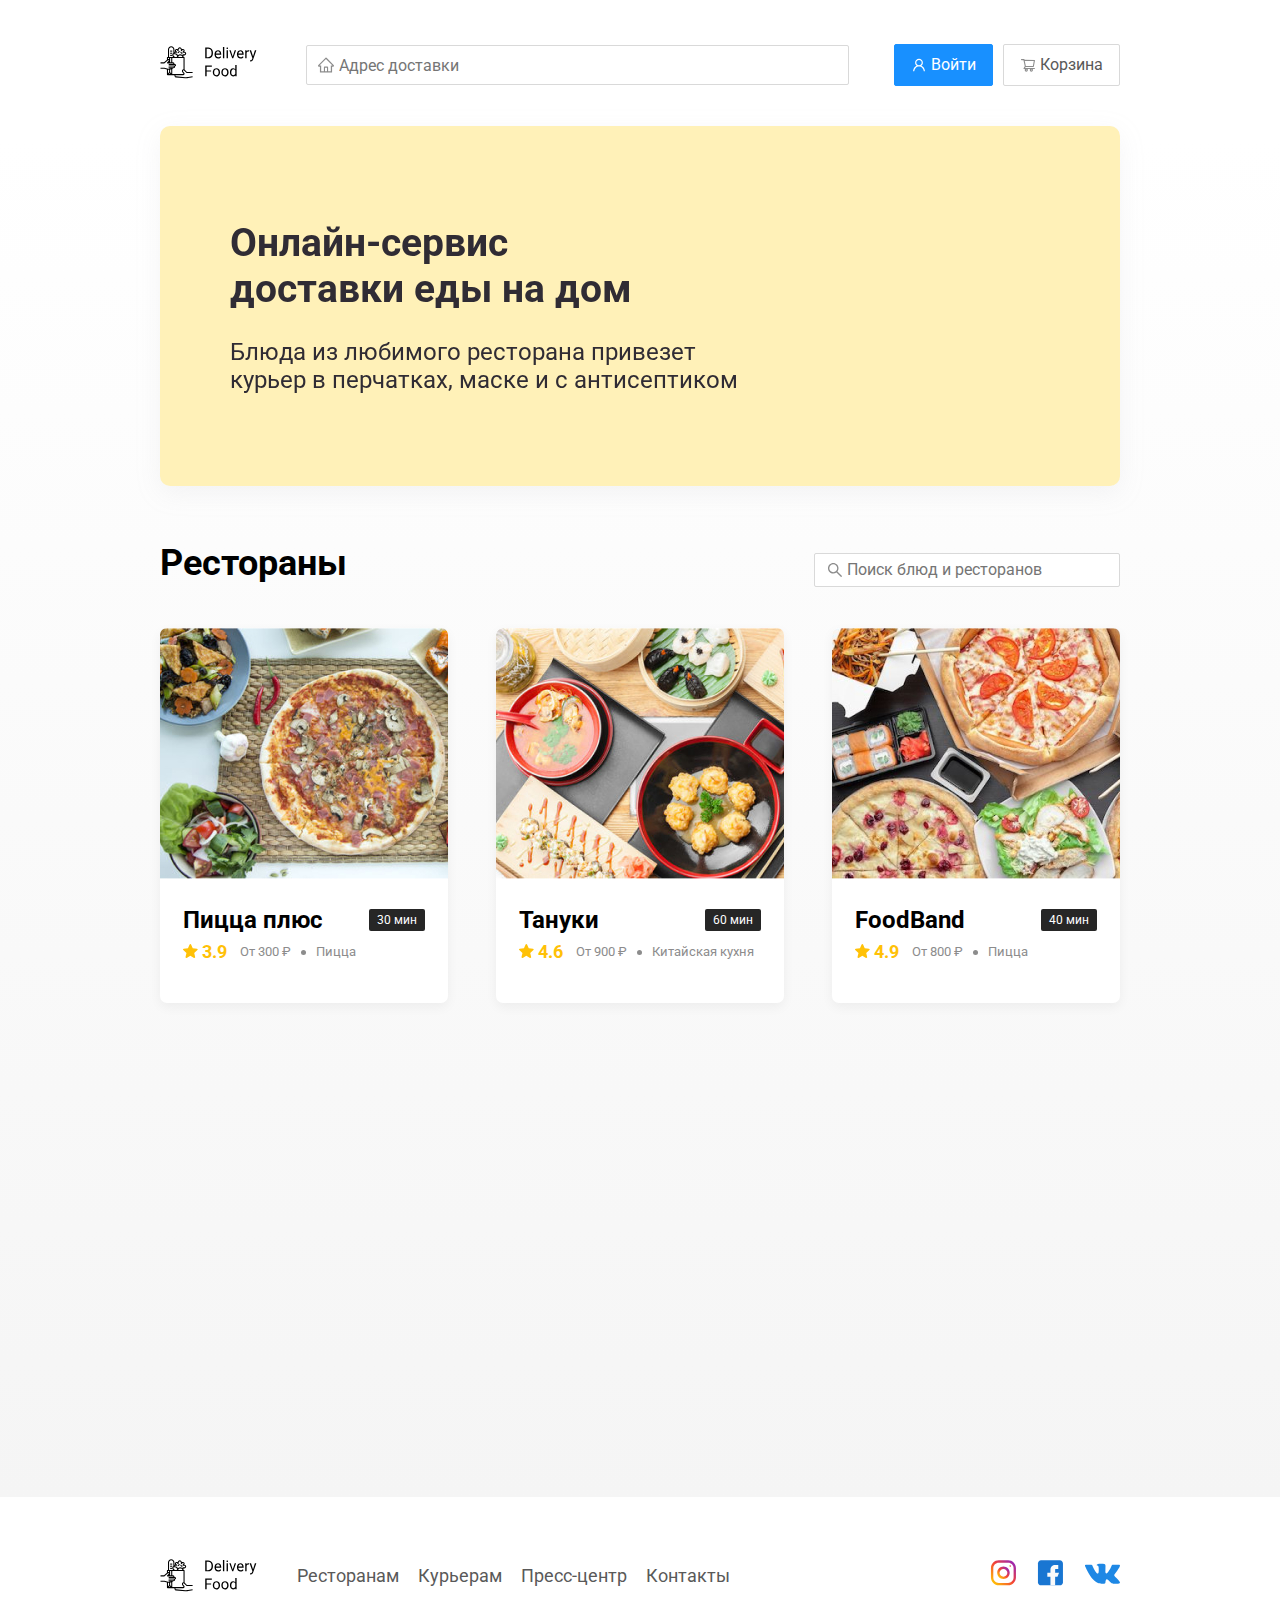
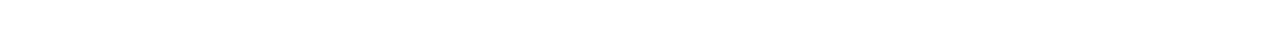
<file: index.html>
<!DOCTYPE html>
<html lang="en">
  <head>
    <meta charset="UTF-8" />
    <meta name="viewport" content="width=device-width, initial-scale=1.0" />
    <title>Delivery Food – доставка еды на дом</title>
    <link
      href="https://fonts.googleapis.com/css2?family=Roboto:wght@400;700&display=swap"
      rel="stylesheet"
    />
    <link rel="stylesheet" href="./css/normalize.css" />
    <link rel="stylesheet" href="./css/animate.css">
    <link rel="stylesheet" href="./css/style.css" />
  </head>
  <body>
    <div class="container">
      <header class="header">
        <a href="./index.html" class="logo"><img src="./img/logo.svg" alt="logo" /></a>
        <input
          type="text"
          class="input input-address"
          placeholder="Адрес доставки"
        />
        <div class="buttons">
          <button class="button button-primary" id="enter">
            <img src="./img/user.svg" alt="user" class="button-icon" />
            <span class="button-text">Войти</span>
          </button>
          <button class="button" id="cart-button">
            <img
              src="./img/shopping-cart.svg"
              alt="shopping-cart"
              class="button-icon"
            />
            <span class="button-text">Корзина</span>
          </button>
        </div>
      </header>
      <!-- container -->
    </div>
    <main class="main">
      <div class="container">
        <section class="promo">
          <h1 class="promo-title">
            Онлайн-сервис <br />
            доставки еды на дом
          </h1>
          <p class="promo-text">
            Блюда из любимого ресторана привезет курьер в перчатках, маске и с
            антисептиком
          </p>
        </section>
        <section class="restuarants">
          <div class="section-heading">
            <h2 class="section-title">Рестораны</h2>
            <input
              type="text"
              class="input input-search"
              placeholder="Поиск блюд и ресторанов"
            />
          </div>
          <div class="cards">
            <a href="./restuarant.html" class="card wow fadeIn">
              <img src="./img/restuarants/image1.jpg" alt="image" class="card-image" />
              <div class="card-text">
                <div class="card-heading">
                  <h3 class="card-title">Пицца плюс</h3>
                  <span class="card-tag tag">30 мин</span>
                  <!-- card-heading -->
                </div>
                <div class="card-info">
                  <div class="rating">
                    <img src="./img/star.svg" alt="star" />
                    3.9
                  </div>
                  <div class="price">От 300 ₽</div>
                  <div class="category">Пицца</div>
                  <!-- card-info -->
                </div>
                <!-- card-text -->
              </div>
              <!-- card -->
            </a>

            <a href="./restuarant.html" class="card wow fadeIn">
              <img src="./img/restuarants/image2.jpg" alt="image" class="card-image" />
              <div class="card-text">
                <div class="card-heading">
                  <h3 class="card-title">Тануки</h3>
                  <span class="card-tag tag">60 мин</span>
                  <!-- card-heading -->
                </div>
                <div class="card-info">
                  <div class="rating">
                    <img src="./img/star.svg" alt="star" />
                    4.6
                  </div>
                  <div class="price">От 900 ₽</div>
                  <div class="category">Китайская кухня</div>
                  <!-- card-info -->
                </div>
                <!-- card-text -->
              </div>
              <!-- card -->
            </a>

            <a href="./restuarant.html" class="card wow fadeIn">
              <img src="./img/restuarants/image3.jpg" alt="image" class="card-image" />
              <div class="card-text">
                <div class="card-heading">
                  <h3 class="card-title">FoodBand</h3>
                  <span class="card-tag tag">40 мин</span>
                  <!-- card-heading -->
                </div>
                <div class="card-info">
                  <div class="rating">
                    <img src="./img/star.svg" alt="star" />
                    4.9
                  </div>
                  <div class="price">От 800 ₽</div>
                  <div class="category">Пицца</div>
                  <!-- card-info -->
                </div>
                <!-- card-text -->
              </div>
              <!-- card -->
            </a>

            <a href="./restuarant.html" class="card wow fadeIn">
              <img src="./img/restuarants/image4.jpg" alt="image" class="card-image" />
              <div class="card-text">
                <div class="card-heading">
                  <h3 class="card-title">Жадина-пицца</h3>
                  <span class="card-tag tag">60 мин</span>
                  <!-- card-heading -->
                </div>
                <div class="card-info">
                  <div class="rating">
                    <img src="./img/star.svg" alt="star" />
                    5.0
                  </div>
                  <div class="price">От 1400 ₽</div>
                  <div class="category">Китайская кухня</div>
                  <!-- card-info -->
                </div>
                <!-- card-text -->
              </div>
              <!-- card -->
            </a>

            <a href="./restuarant.html" class="card wow fadeIn">
              <img src="./img/restuarants/image5.jpg" alt="image" class="card-image" />
              <div class="card-text">
                <div class="card-heading">
                  <h3 class="card-title">Точка еды</h3>
                  <span class="card-tag tag">45 мин</span>
                  <!-- card-heading -->
                </div>
                <div class="card-info">
                  <div class="rating">
                    <img src="./img/star.svg" alt="star" />
                    4.1
                  </div>
                  <div class="price">От 300 ₽</div>
                  <div class="category">Сеты</div>
                  <!-- card-info -->
                </div>
                <!-- card-text -->
              </div>
              <!-- card -->
            </a>

            <a href="./restuarant.html" class="card wow fadeIn">
              <img src="./img/restuarants/image6.jpg" alt="image" class="card-image" />
              <div class="card-text">
                <div class="card-heading">
                  <h3 class="card-title">PizzaBurger</h3>
                  <span class="card-tag tag">35 мин</span>
                  <!-- card-heading -->
                </div>
                <div class="card-info">
                  <div class="rating">
                    <img src="./img/star.svg" alt="star" />
                    4.5
                  </div>
                  <div class="price">От 900 ₽</div>
                  <div class="category">Пицца</div>
                  <!-- card-info -->
                </div>
                <!-- card-text -->
              </div>
              <!-- card -->
            </a>
            <!-- cards -->
          </div>
        </section>
      </div>
    </main>
    <footer class="footer">
      <div class="container">
        <div class="footer-block">
          <img src="./img/logo.svg" alt="logo" class="logo footer-logo" />
          <nav class="footer-nav">
            <a href="#" class="footer-link">Ресторанам</a>
            <a href="#" class="footer-link">Курьерам</a>
            <a href="#" class="footer-link">Пресс-центр</a>
            <a href="#" class="footer-link">Контакты</a>
          </nav>
          <div class="social-links">
            <a href="#" class="social-link"><img src="./img/instagram.svg" alt="instagram"></a>
            <a href="#" class="social-link"><img src="./img/facebook.svg" alt="facebook"></a>
            <a href="#" class="social-link"><img src="./img/vk.svg" alt="vk"></a>
          </div>
      </div>
      <!-- footer -->
    </footer>

    <div class="modal">
      <div class="modal-dialog wow fadeIn">
        <div class="modal-header">
          <h3 class="modal-title">Корзина</h3>
          <button class="close" id="button-close">&times;</button>
          <!-- modal-header -->
        </div>
        <div class="modal-body">
          <div class="food-row">
            <span class="food-name">Ролл угорь стандарт</span>
            <strong class="food-price">250 ₽</strong>
            <button class="food-button">-</button>
            <span class="food-quantity">1</span>
            <button class="food-button">+</button>
            <!-- foods-row -->
          </div>
          <div class="food-row">
            <span class="food-name">Цезарь маки xl</span>
            <strong class="food-price">320 ₽</strong>
            <button class="food-button">-</button>
            <span class="food-quantity">1</span>
            <button class="food-button">+</button>
            <!-- food-row -->
          </div>
          <!-- modal-body -->
        </div>
        <div class="modal-footer">
          <span class="modal-pricetag">570 ₽</span>
          <div class="footer-buttons">
            <button class="button button-primary">Оформить заказ</button>
            <button class="button" id="button-close">Отмена</button>
          </div>
          <!-- modal-footer -->
        </div>
        <!-- modal-dialog -->
      </div>
      <!-- modal -->
    </div>

    <!-- JavaScript below -->
    <script src="./js/main.js"></script>
    <script src="./js/wow.min.js"></script>
    <script src="./js/wow.init.js"></script>
  </body>
</html>
</file>
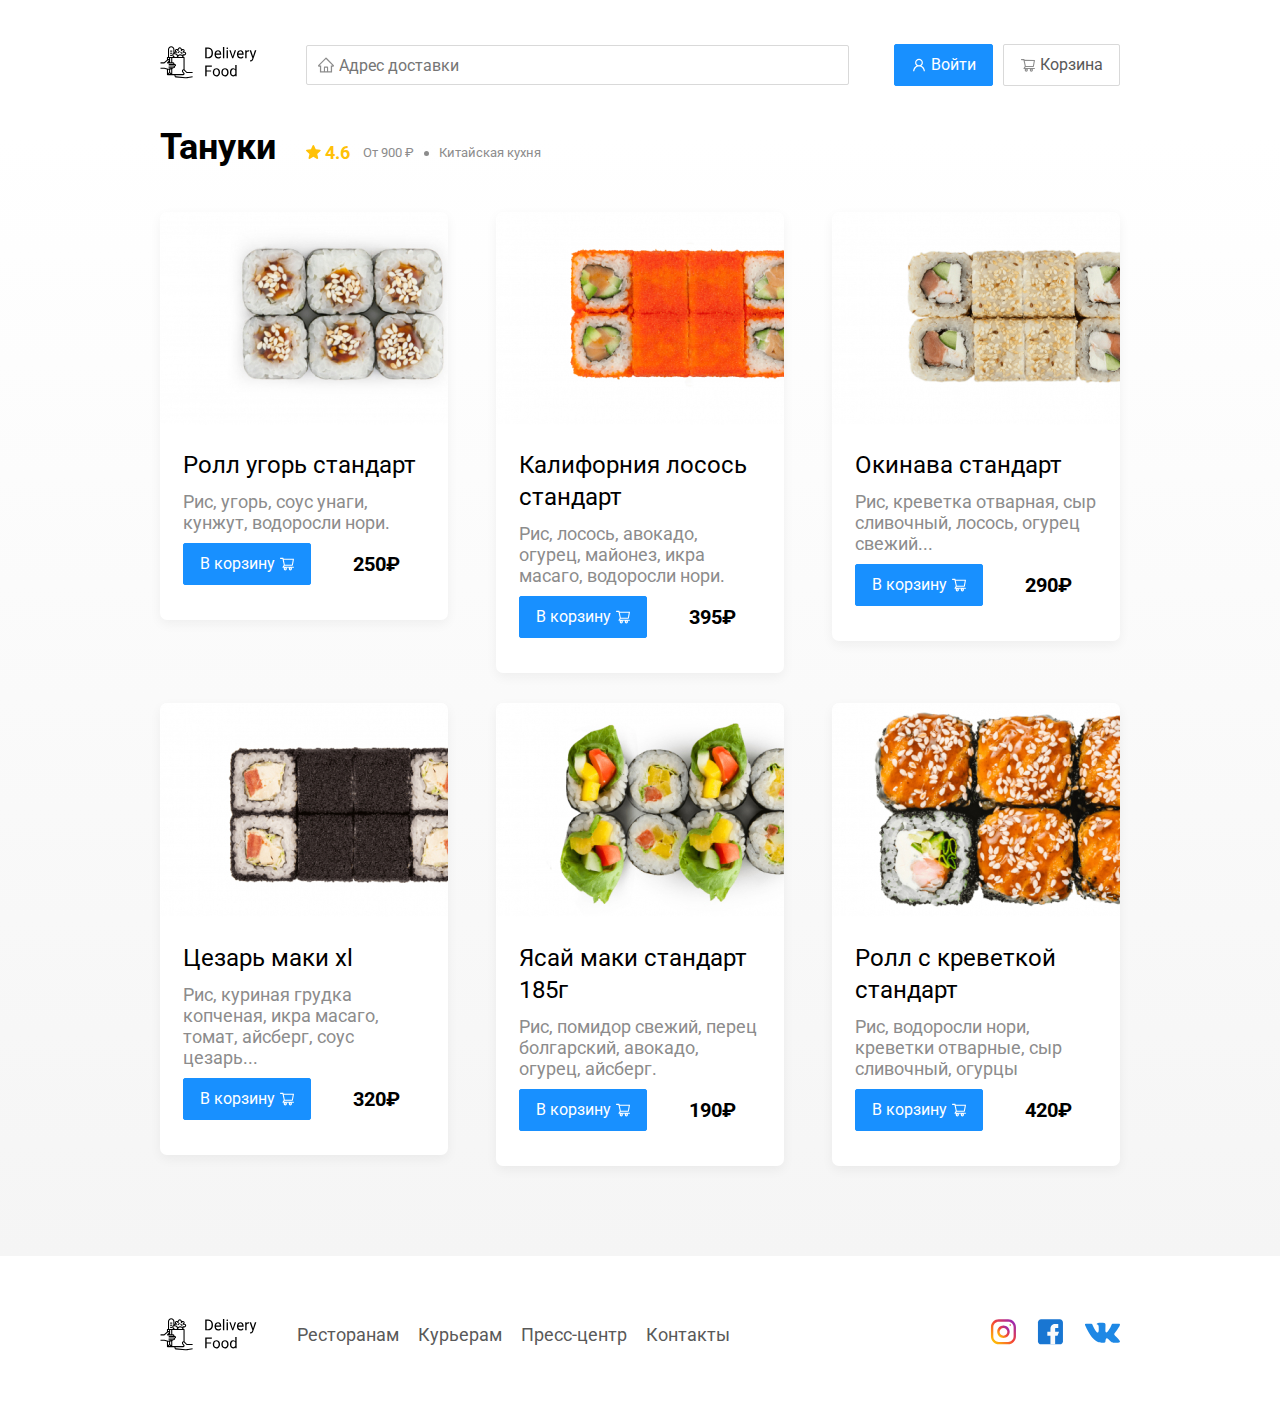
<file: restuarant.html>
<!DOCTYPE html>
<html lang="en">
  <head>
    <meta charset="UTF-8" />
    <meta name="viewport" content="width=device-width, initial-scale=1.0" />
    <title>Тануки – ресторан</title>
    <link
      href="https://fonts.googleapis.com/css2?family=Roboto:wght@400;700&display=swap"
      rel="stylesheet"
    />
    <link rel="stylesheet" href="./css/normalize.css" />
    <link rel="stylesheet" href="./css/animate.css">
    <link rel="stylesheet" href="./css/style.css" />
  </head>
  <body>
    <div class="container">
      <header class="header">
        <a href="./index.html" class="logo">
          <img src="./img/logo.svg" alt="logo" />
        </a>
        <input
          type="text"
          class="input input-address"
          placeholder="Адрес доставки"
        />
        <div class="buttons">
          <button class="button button-primary">
            <img src="./img/user.svg" alt="user" class="button-icon" />
            <span class="button-text">Войти</span>
          </button>
          <button class="button" id="cart-button">
            <img
              src="./img/shopping-cart.svg"
              alt="shopping-cart"
              class="button-icon"
            />
            <span class="button-text">Корзина</span>
          </button>
        </div>
      </header>
      <!-- container -->
    </div>
    <main class="main">
      <div class="container">
        <section class="restuarants">
          <div class="section-heading">
            <h2 class="section-title">Тануки</h2>
            <div class="card-info">
              <div class="rating">
                <img src="./img/star.svg" alt="star" />
                4.6
              </div>
              <div class="price">От 900 ₽</div>
              <div class="category">Китайская кухня</div>
              <!-- card-info -->
            </div>
          </div>
          <div class="cards">
            <div class="card wow fadeIn">
              <img src="./img/food/image1.jpg" alt="image" class="card-image" />
              <div class="card-text">
                <div class="card-heading">
                  <h3 class="card-title card-title-reg">Ролл угорь стандарт</h3>
                  <!-- card-heading -->
                </div>
                <div class="card-info">
                  <div class="ingridients">Рис, угорь, соус унаги, кунжут, водоросли нори.</div>
                  <!-- card-info -->
                </div>
                <div class="card-buttons">
                  <button class="button button-primary">
                        <span class="button-card-text">В корзину</span>
                        <img src="./img/shopping-cart-white.svg" alt="shopping-cart-white">
                  </button>
                  <div class="card-price-bold">250₽</div>
                </div>
                <!-- card-text -->
              </div>
              <!-- card -->
            </div>
            <div class="card wow fadeIn">
              <img src="./img/food/image2.jpg" alt="image" class="card-image" />
              <div class="card-text">
                <div class="card-heading">
                  <h3 class="card-title card-title-reg">Калифорния лосось стандарт</h3>
                  <!-- card-heading -->
                </div>
                <div class="card-info">
                  <div class="ingridients">Рис, лосось, авокадо, огурец, майонез, икра масаго, водоросли нори.</div>
                  <!-- card-info -->
                </div>
                <div class="card-buttons">
                  <button class="button button-primary">
                    <span class="button-card-text">В корзину</span>
                    <img src="./img/shopping-cart-white.svg" alt="shopping-cart-white">
                  </button>
                  <div class="card-price-bold">395₽</div>
                </div>
                <!-- card-text -->
              </div>
              <!-- card -->
            </div>
            <div class="card wow fadeIn">
              <img src="./img/food/image3.jpg" alt="image" class="card-image" />
              <div class="card-text">
                <div class="card-heading">
                  <h3 class="card-title card-title-reg">Окинава стандарт</h3>
                  <!-- card-heading -->
                </div>
                <div class="card-info">
                  <div class="ingridients">Рис, креветка отварная, сыр сливочный, лосось, огурец свежий...</div>
                  <!-- card-info -->
                </div>
                <div class="card-buttons">
                  <button class="button button-primary">
                    <span class="button-card-text">В корзину</span>
                    <img src="./img/shopping-cart-white.svg" alt="shopping-cart-white">
                  </button>
                  <div class="card-price-bold">290₽</div>
                </div>
                <!-- card-text -->
              </div>
              <!-- card -->
            </div>
            <div class="card wow fadeIn">
              <img src="./img/food/image4.jpg" alt="image" class="card-image" />
              <div class="card-text">
                <div class="card-heading">
                  <h3 class="card-title card-title-reg">Цезарь маки хl</h3>
                  <!-- card-heading -->
                </div>
                <div class="card-info">
                  <div class="ingridients">Рис, куриная грудка копченая, икра масаго, томат, айсберг, соус цезарь...</div>
                  <!-- card-info -->
                </div>
                <div class="card-buttons">
                  <button class="button button-primary">
                    <span class="button-card-text">В корзину</span>
                    <img src="./img/shopping-cart-white.svg" alt="shopping-cart-white">
                  </button>
                  <div class="card-price-bold">320₽</div>
                </div>
                <!-- card-text -->
              </div>
              <!-- card -->
            </div>
            <div class="card wow fadeIn">
              <img src="./img/food/image5.jpg" alt="image" class="card-image" />
              <div class="card-text">
                <div class="card-heading">
                  <h3 class="card-title card-title-reg">Ясай маки стандарт 185г</h3>
                  <!-- card-heading -->
                </div>
                <div class="card-info">
                  <div class="ingridients">Рис, помидор свежий, перец болгарский, авокадо, огурец, айсберг.</div>
                  <!-- card-info -->
                </div>
                <div class="card-buttons">
                  <button class="button button-primary">
                    <span class="button-card-text">В корзину</span>
                    <img src="./img/shopping-cart-white.svg" alt="shopping-cart-white">
                  </button>
                  <div class="card-price-bold">190₽</div>
                </div>
                <!-- card-text -->
              </div>
              <!-- card -->
            </div>
            <div class="card wow fadeIn">
              <img src="./img/food/image6.jpg" alt="image" class="card-image" />
              <div class="card-text">
                <div class="card-heading">
                  <h3 class="card-title card-title-reg">Ролл с креветкой стандарт</h3>
                  <!-- card-heading -->
                </div>
                <div class="card-info">
                  <div class="ingridients">Рис, водоросли нори, креветки отварные, сыр сливочный, огурцы</div>
                  <!-- card-info -->
                </div>
                <div class="card-buttons">
                  <button class="button button-primary">
                    <span class="button-card-text">В корзину</span>
                    <img src="./img/shopping-cart-white.svg" alt="shopping-cart-white">
                  </button>
                  <div class="card-price-bold">420₽</div>
                </div>
                <!-- card-text -->
              </div>
              <!-- card -->
            </div>
            <!-- cards -->
          </div>
        </section>
      </div>
    </main>
    <footer class="footer">
      <div class="container">
        <div class="footer-block">
          <img src="./img/logo.svg" alt="logo" class="logo footer-logo" />
          <nav class="footer-nav">
            <a href="#" class="footer-link">Ресторанам</a>
            <a href="#" class="footer-link">Курьерам</a>
            <a href="#" class="footer-link">Пресс-центр</a>
            <a href="#" class="footer-link">Контакты</a>
          </nav>
          <div class="social-links">
            <a href="#" class="social-link"><img src="./img/instagram.svg" alt="instagram"></a>
            <a href="#" class="social-link"><img src="./img/facebook.svg" alt="facebook"></a>
            <a href="#" class="social-link"><img src="./img/vk.svg" alt="vk"></a>
          </div>
      </div>
      <!-- footer -->
    </footer>

    <div class="modal">
      <div class="modal-dialog wow fadeIn">
        <div class="modal-header">
          <h3 class="modal-title">Корзина</h3>
          <button class="close" id="button-close">&times;</button>
          <!-- modal-header -->
        </div>
        <div class="modal-body">
          <div class="food-row">
            <span class="food-name">Ролл угорь стандарт</span>
            <strong class="food-price">250 ₽</strong>
            <button class="food-button">-</button>
            <span class="food-quantity">1</span>
            <button class="food-button">+</button>
            <!-- foods-row -->
          </div>
          <div class="food-row">
            <span class="food-name">Цезарь маки xl</span>
            <strong class="food-price">320 ₽</strong>
            <button class="food-button">-</button>
            <span class="food-quantity">1</span>
            <button class="food-button">+</button>
            <!-- food-row -->
          </div>
          <!-- modal-body -->
        </div>
        <div class="modal-footer">
          <span class="modal-pricetag">570 ₽</span>
          <div class="footer-buttons">
            <button class="button button-primary">Оформить заказ</button>
            <button class="button" id="button-close">Отмена</button>
          </div>
          <!-- modal-footer -->
        </div>
        <!-- modal-dialog -->
      </div>
      <!-- modal -->
    </div>

    <!-- JavaScript below -->
    <script src="./js/main.js"></script>
    <script src="./js/wow.min.js"></script>
    <script src="./js/wow.init.js"></script>
  </body>
</html>
</file>
<file: css/style.css>
* {
  box-sizing: border-box;
}

body {
  font-family: "Roboto", sans-serif;
  padding-top: 44px;
}

.container {
  max-width: 1200px;
  margin: auto;
}

.main {
  background: linear-gradient(
    180deg,
    rgba(245, 245, 245, 0) 1.04%,
    #f5f5f5 100%
  );
  padding-bottom: 60px;
}

.header {
  display: flex;
  align-items: center;
  justify-content: space-between;
  margin-bottom: 40px;
}

.input {
  background: #ffffff;
  border: 1px solid #d9d9d9;
  border-radius: 2px;
  font-size: 16px;
  line-height: 24px;
  background-repeat: no-repeat;
  background-position: left 11px center;
  padding-left: 32px;
}

.input-address {
  flex: 0.85;
  height: 40px;
  background-image: url(../img/home.svg);
}

.input-search {
  width: 306px;
  height: 34px;
  background-image: url(../img/search.svg);
  margin-left: auto;
}

.buttons {
  display: flex;
  align-items: center;
}

.button {
  display: flex;
  align-items: center;
  padding: 8px 16px;
  background: #ffffff;
  border: 1px solid #d9d9d9;
  box-shadow: 0px 0px 2px rgba(0, 0, 0, 0.0015);
  border-radius: 2px;
  color: #595959;
  font-size: 16px;
  line-height: 24px;
}

.button-primary {
  background: #1890ff;
  border-color: #1890ff;
  color: #fff;
  margin-right: 10px;
}

.button-primary:hover {
  background-color: #1477d4;
  border-color: #1477d4;
}

.is-clicked {
  line-height: 22px;
}

.button-icon {
  margin-right: 4px;
}

.button-card-text {
  margin-right: 4px;
  color: #ffffff;
}

.card-buttons {
  display: flex;
  align-items: center;
}

.promo {
  filter: drop-shadow(0px 7px 12px rgba(158, 158, 163, 0.1));
  background: #fff1b8 url(https://pngimg.com/uploads/pizza/pizza_PNG44073.png)
    no-repeat;
  background-position: center right -100px;
  background-size: 600px;
  border-radius: 10px;
  padding: 68px 70px;
  margin-bottom: 56px;
}

.promo-title {
  font-style: normal;
  font-weight: bold;
  font-size: 39px;
  line-height: 46px;
  color: #302c34;
}

.promo-text {
  font-style: normal;
  font-weight: normal;
  font-size: 24px;
  line-height: 28px;
  color: #302c34;
  max-width: 538px;
}
.section-heading {
  display: flex;
  align-items: baseline;
}

.section-title {
  font-style: normal;
  font-weight: bold;
  font-size: 36px;
  line-height: 42px;
  color: #000000;
  margin: 0;
  margin-bottom: 44px;
  margin-right: 30px;
}

.cards {
  display: flex;
  flex-wrap: wrap;
  justify-content: space-between;
  align-items: flex-start;
}

.card {
  max-height: auto;
  flex-basis: 30%;
  background: #ffffff;
  box-shadow: 0px 4px 12px rgba(0, 0, 0, 0.05);
  border-radius: 7px;
  overflow: hidden;
  margin-bottom: 30px;
  text-decoration: none;
}

.card-heading {
  display: flex;
  align-items: center;
  justify-content: space-between;
}

.card-image {
  object-fit: cover;
}

.card-text {
  padding-top: 20px;
  padding-bottom: 35px;
  padding-left: 23px;
  padding-right: 23px;
}

.card-title {
  margin: 0;
  font-style: normal;
  font-weight: bold;
  font-size: 24px;
  line-height: 32px;
  color: #000000;
}

.card-title-reg {
  font-weight: normal;
}

.card-tag {
  font-style: normal;
  font-weight: normal;
  font-size: 12px;
  line-height: 20px;
  color: #ffffff;
  background: #262626;
  border-radius: 2px;
  padding: 1px 8px;
}

.card-info {
  display: flex;
  align-items: center;
  flex-wrap: wrap;
}

.rating {
  margin-right: 20px;
  color: #ffc107;
  font-style: normal;
  font-weight: bold;
  font-size: 18px;
  line-height: 32px;
}

.price,
.category {
  font-style: normal;
  font-weight: normal;
  font-size: 18px;
  line-height: 32px;
  color: #8c8c8c;
}

.price {
  margin-right: 10px;
}

.price:after {
  content: "";
  height: 5px;
  width: 5px;
  background-color: #8c8c8c;
  display: inline-block;
  border-radius: 50%;
  vertical-align: middle;
  margin-left: 10px;
}

.card-price-bold {
  font-style: normal;
  font-weight: bold;
  font-size: 20px;
  line-height: 32px;
  margin-left: 32px;
}

.food-price {
  font-style: normal;
  font-weight: bold;
  font-size: 20px;
  line-height: 32px;
  margin-right: 47px;
}

.food-name {
  font-style: normal;
  font-weight: normal;
  font-size: 18px;
  line-height: 32px;
  margin-right: auto;
}

.food-button {
  font-style: normal;
  font-weight: normal;
  font-size: 14px;
  line-height: 22px;
  color: #40a9ff;
  background: transparent;
  border: 1px solid #40a9ff;
  box-sizing: border-box;
  border-radius: 2px;
  width: 39px;
  height: 32px;
}

.food-quantity {
  font-style: normal;
  font-weight: normal;
  font-size: 16px;
  line-height: 24px;
  margin-right: 13px;
  margin-left: 13px;
}

.ingridients {
  font-style: normal;
  font-weight: normal;
  font-size: 18px;
  line-height: 21px;
  color: #8c8c8c;
  margin-top: 10px;
  margin-bottom: 10px;
}

.footer {
  padding: 60px;
}

.footer-block {
  display: flex;
  align-items: center;
  justify-content: center;
}

.footer-nav {
  margin-right: auto;
  margin-left: 36px;
}

.footer-link {
  display: inline-block;
  font-style: normal;
  font-weight: normal;
  font-size: 18px;
  line-height: 21px;
  color: #595959;
  text-decoration: none;
}

.footer-link:not(:last-child) {
  margin-right: 15px;
}

.social-links {
  display: flex;
  align-items: center;
}

.social-link:not(:last-child) {
  margin-right: 21px;
}

.modal {
  position: fixed;
  top: 0;
  left: 0;
  width: 100%;
  height: 100%;
  background: rgba(0, 0, 0, 0.4);
  display: none;
}

.is-open {
  display: flex;
}

.modal-dialog {
  max-width: 780px;
  width: 95%;
  /* min-height: 552px; */
  background: #ffffff;
  border-radius: 5px;
  margin: auto;
  padding: 40px 45px;
}

.modal-header {
  display: flex;
  align-items: center;
  justify-content: space-between;
  margin-bottom: 45px;
}

.modal-title {
  margin: 0;
  font-style: normal;
  font-weight: bold;
  font-size: 36px;
  line-height: 42px;
}

.close {
  font-size: 36px;
  border: none;
  background-color: transparent;
}

.modal-body {
  margin-bottom: 52px;
}

.food-row {
  display: flex;
  align-items: center;
  justify-content: center;
  padding-right: 15px;
  padding-bottom: 10px;
  border-bottom: 1px solid #d9d9d9;
}

.food-row:not(:last-child) {
  margin-bottom: 15px;
}

.modal-footer {
  display: flex;
  align-items: center;
  justify-content: space-between;
}

.modal-pricetag {
  font-style: normal;
  font-weight: bold;
  font-size: 20px;
  line-height: 23px;
  color: #fafafa;
  background: #030303;
  border-radius: 5px;
  padding: 15px;
}

.footer-buttons {
  display: flex;
}

@media (max-width: 1366px) {
  .container {
    max-width: 960px;
  }
  .promo {
    background-position: center right -150px;
    background-size: 450px;
  }
  .rating {
    margin-right: 13px;
  }
  .category,
  .price {
    font-size: 13px;
  }
}

@media (max-width: 992px) {
  .container {
    max-width: 750px;
  }
  .promo {
    padding: 50px;
    background-position: center right -110px;
    background-size: 350px;
  }

  .input-address {
    max-width: 300px;
  }

  .promo-text {
    font-size: 18px;
    max-width: 500px;
  }

  .card {
    flex-basis: 46%;
  }

  .footer-link {
    font-size: 15px;
  }
}

@media (max-width: 768px) {
  .container {
    max-width: 560px;
  }

  .input-address {
    max-width: 200px;
  }

  .card-info {
    flex-wrap: wrap;
  }

  .card .rating {
    flex-basis: 100%;
  }

  .card-title {
    font-size: 18px;
  }

  .promo-title {
    font-size: 31px;
  }

  .promo-text {
    font-size: 16px;
    max-width: 280px;
  }

  .promo {
    padding: 35px;
    background-position: center right -150px;
    background-size: 350px;
  }

  .button-card-text {
    font-size: 14px;
  }
}

@media (max-width: 578px) {
  .container {
    max-width: 90%;
  }

  .header {
    flex-wrap: wrap;
  }
  .input-address {
    max-width: 100%;
    flex: 1;
  }

  .input-address {
    margin-top: 15px;
    order: 5;
    flex: 1;
  }
  .promo {
    background-image: none;
  }

  .promo-title {
    margin-bottom: 10px;
  }

  .section-title {
    font-size: 20px;
  }

  .cards {
    margin: 5%;
  }

  .card {
    flex-basis: 76%;
  }

  .card-image {
    max-width: 100%;
    height: auto;
  }
}
</file>
